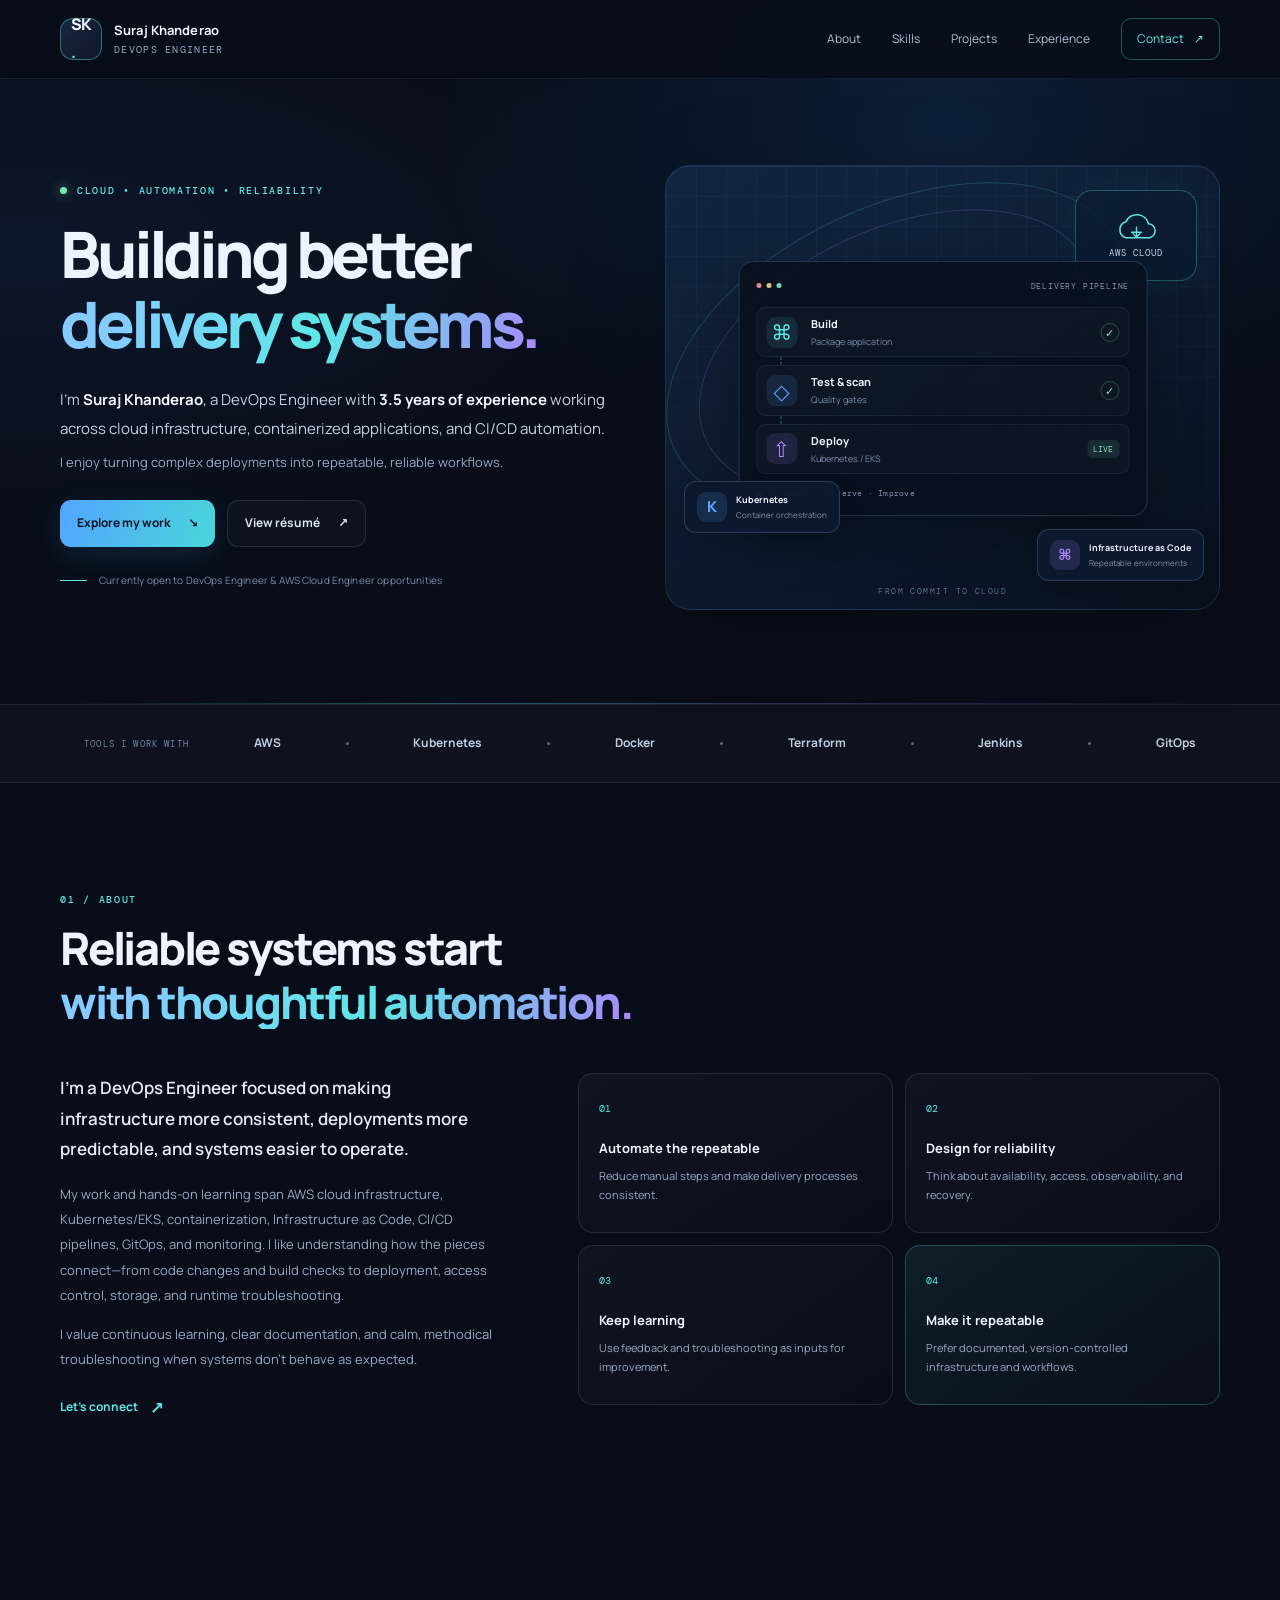
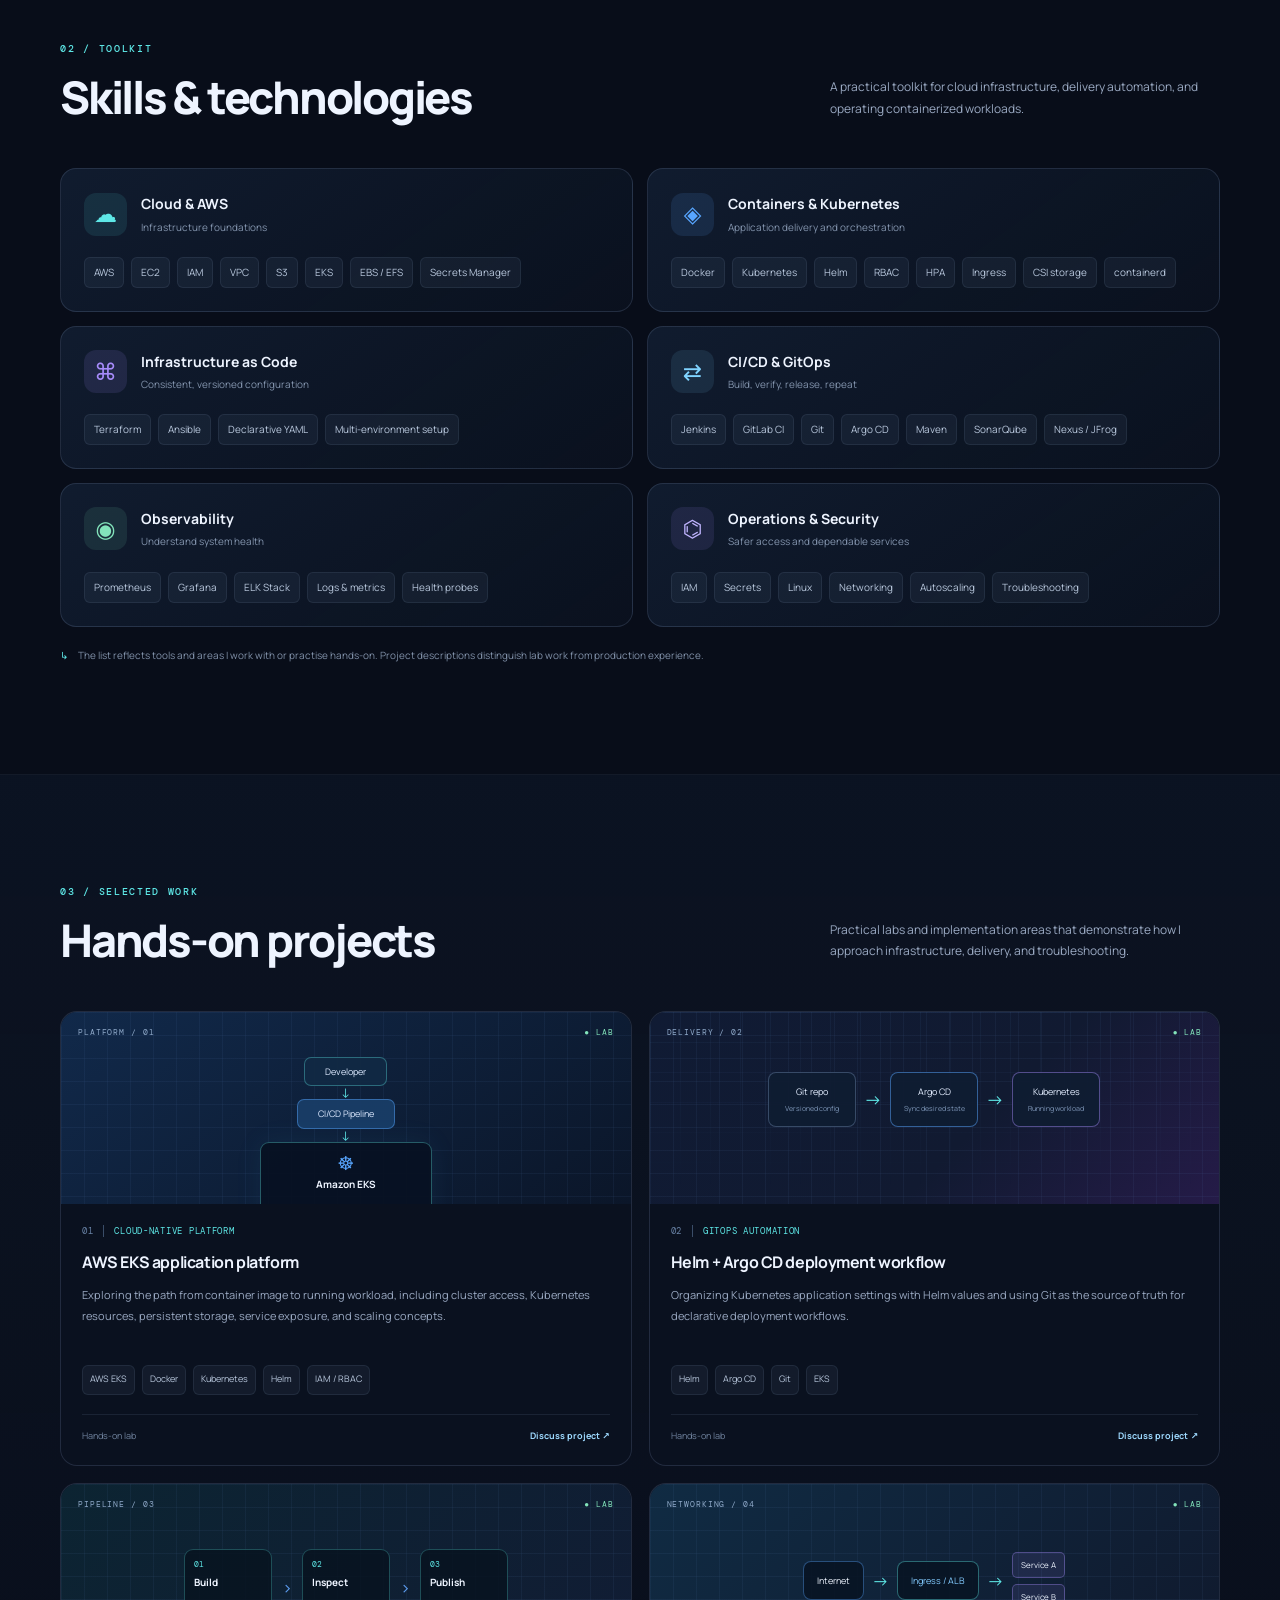
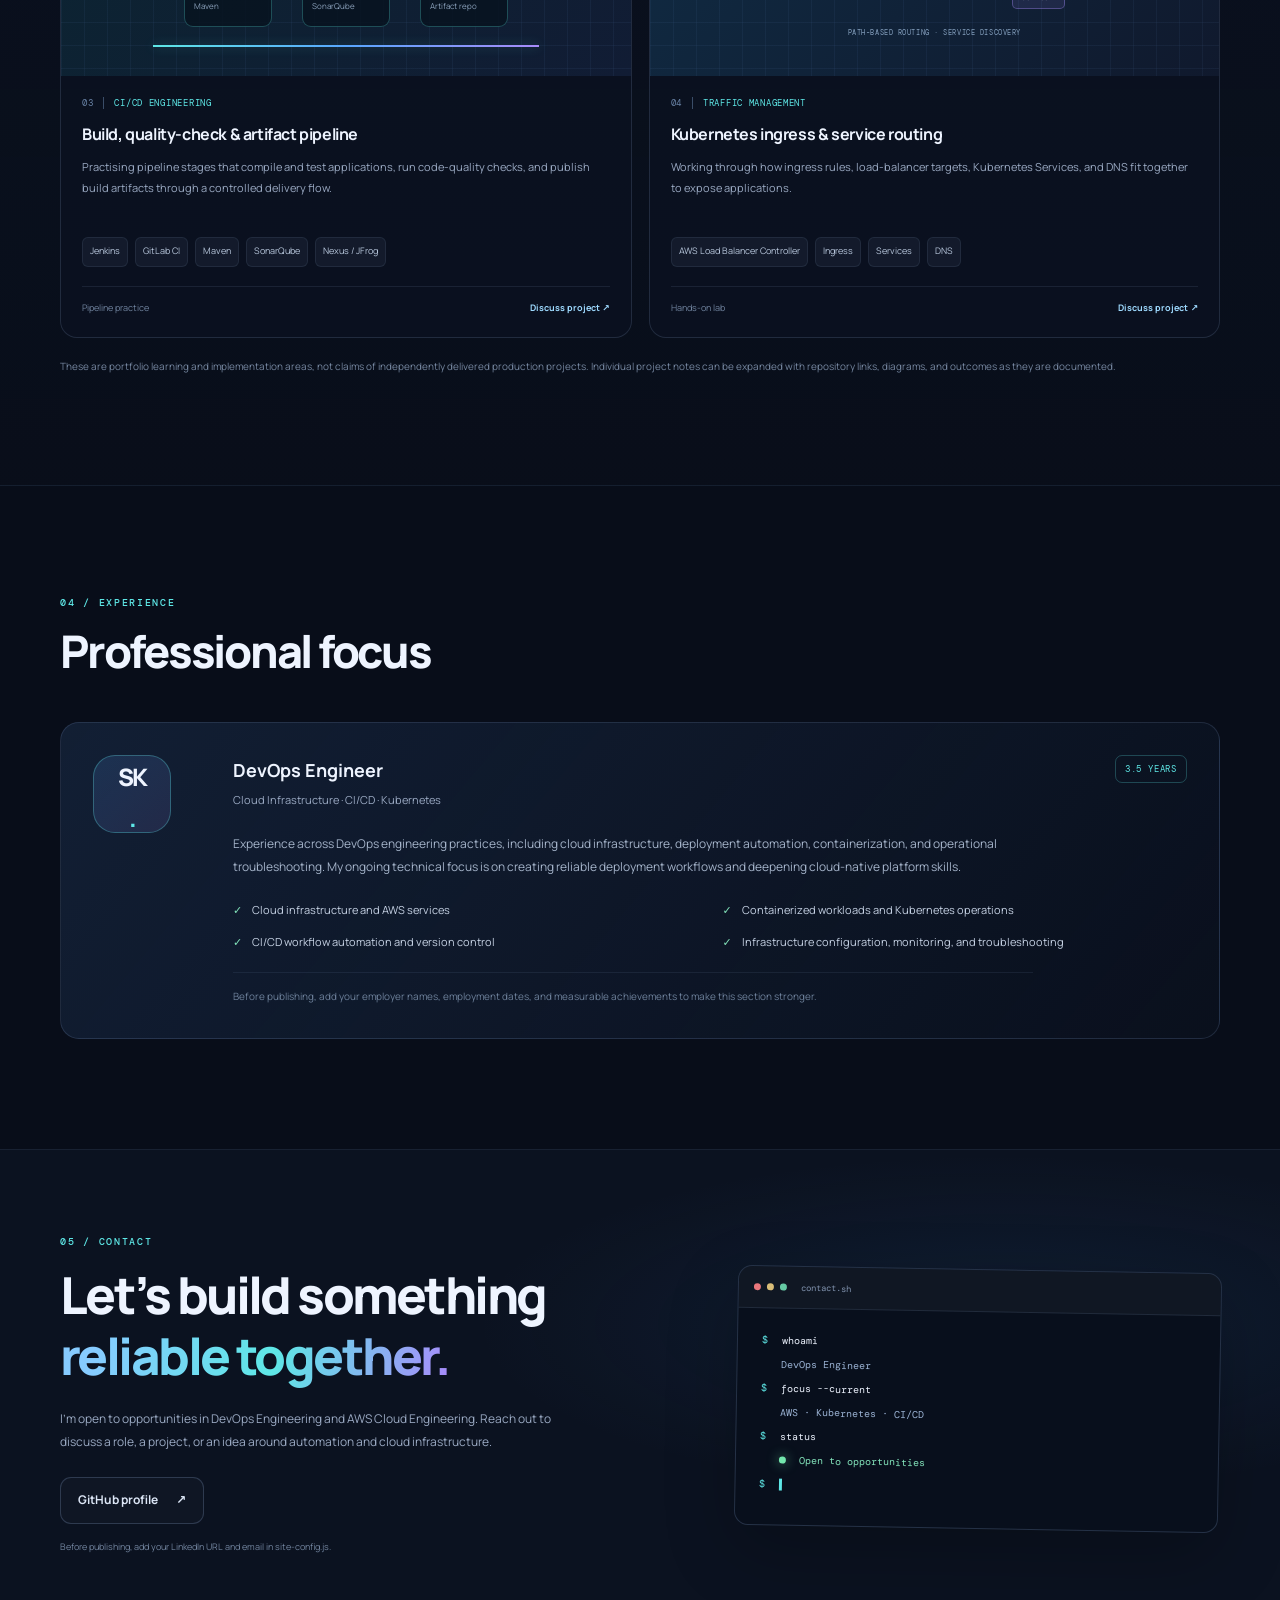
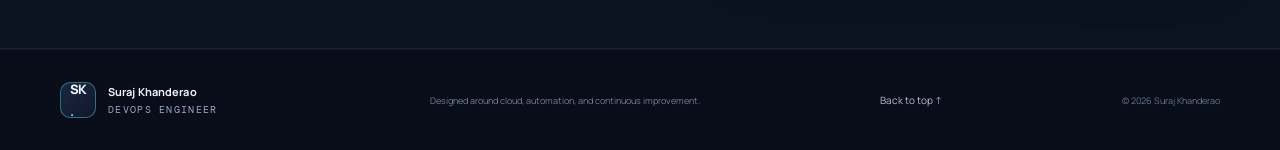
<file: index.html>
<!doctype html>
<html lang="en">
<head>
  <meta charset="utf-8">
  <meta name="viewport" content="width=device-width, initial-scale=1">
  <meta name="theme-color" content="#0b1020">
  <meta name="description" content="DevOps Engineer portfolio — AWS, Kubernetes, Terraform, CI/CD, cloud infrastructure and automation.">
  <title>Suraj Khanderao | DevOps Engineer</title>
  <link rel="preconnect" href="https://fonts.googleapis.com">
  <link rel="preconnect" href="https://fonts.gstatic.com" crossorigin>
  <link href="https://fonts.googleapis.com/css2?family=DM+Mono:wght@400;500&family=Manrope:wght@400;500;600;700;800&display=swap" rel="stylesheet">
  <link rel="stylesheet" href="styles.css">
  <script defer src="site-config.js"></script>
  <script defer src="script.js"></script>
</head>
<body>
  <a class="skip-link" href="#main">Skip to content</a>
  <header class="site-header">
    <div class="nav-shell">
      <a class="brand" href="#home" aria-label="Suraj Khanderao home">
        <span class="brand-mark">SK<span>.</span></span>
        <span class="brand-copy"><strong data-name>Suraj Khanderao</strong><small>DEVOPS ENGINEER</small></span>
      </a>
      <button class="menu-toggle" aria-expanded="false" aria-controls="primary-nav" aria-label="Open navigation"><span></span><span></span></button>
      <nav id="primary-nav" class="primary-nav" aria-label="Main navigation">
        <a href="#about">About</a><a href="#skills">Skills</a><a href="#projects">Projects</a><a href="#experience">Experience</a><a href="#contact" class="nav-contact">Contact <span aria-hidden="true">↗</span></a>
      </nav>
    </div>
  </header>

  <main id="main">
    <section class="hero section-shell" id="home">
      <div class="hero-copy">
        <p class="eyebrow"><span class="status-dot"></span> CLOUD • AUTOMATION • RELIABILITY</p>
        <h1>Building better<br><span>delivery systems.</span></h1>
        <p class="hero-description">I’m <strong data-name>Suraj Khanderao</strong>, a DevOps Engineer with <strong>3.5 years of experience</strong> working across cloud infrastructure, containerized applications, and CI/CD automation.</p>
        <p class="hero-subline">I enjoy turning complex deployments into repeatable, reliable workflows.</p>
        <div class="hero-actions">
          <a class="button button-primary" href="#projects">Explore my work <span aria-hidden="true">↘</span></a>
          <a class="button button-quiet" href="resume.html">View résumé <span aria-hidden="true">↗</span></a>
        </div>
        <div class="hero-proof"><span class="proof-line"></span><span>Currently open to DevOps Engineer &amp; AWS Cloud Engineer opportunities</span></div>
      </div>
      <div class="hero-visual" aria-label="Illustration of a cloud deployment pipeline">
        <div class="visual-orbit orbit-one"></div><div class="visual-orbit orbit-two"></div>
        <div class="visual-grid"></div>
        <div class="cloud-card">
          <svg viewBox="0 0 64 44" role="img" aria-label="Cloud"><path d="M17 36h31a10 10 0 0 0 1-20A17 17 0 0 0 17 13a12 12 0 0 0 0 23Z" fill="none" stroke="currentColor" stroke-width="2.2" stroke-linecap="round"/><path d="M25 28h14M32 21v14m-5-5 5 5 5-5" fill="none" stroke="currentColor" stroke-width="2" stroke-linecap="round" stroke-linejoin="round"/></svg>
          <span>AWS CLOUD</span>
        </div>
        <div class="pipeline-card">
          <div class="pipeline-top"><span class="mini-dot"></span><span class="mini-dot"></span><span class="mini-dot"></span><span class="pipeline-label">DELIVERY PIPELINE</span></div>
          <div class="pipeline-stage"><span class="stage-icon">⌘</span><div><strong>Build</strong><small>Package application</small></div><b class="stage-check">✓</b></div>
          <div class="pipeline-connector"></div>
          <div class="pipeline-stage"><span class="stage-icon stage-blue">◇</span><div><strong>Test &amp; scan</strong><small>Quality gates</small></div><b class="stage-check">✓</b></div>
          <div class="pipeline-connector"></div>
          <div class="pipeline-stage"><span class="stage-icon stage-purple">⇧</span><div><strong>Deploy</strong><small>Kubernetes / EKS</small></div><span class="live-pill">LIVE</span></div>
          <div class="pipeline-footer"><span></span><span>Automate · Observe · Improve</span></div>
        </div>
        <div class="floating-chip chip-k8s"><span class="chip-symbol">K</span><span><b>Kubernetes</b><small>Container orchestration</small></span></div>
        <div class="floating-chip chip-iac"><span class="chip-symbol purple">⌘</span><span><b>Infrastructure as Code</b><small>Repeatable environments</small></span></div>
        <div class="visual-caption">FROM COMMIT TO CLOUD</div>
      </div>
      <div class="hero-bottom-line"></div>
    </section>

    <section class="tech-strip" aria-label="Core technologies">
      <div class="tech-strip-inner"><span class="strip-label">TOOLS I WORK WITH</span><span>AWS</span><i></i><span>Kubernetes</span><i></i><span>Docker</span><i></i><span>Terraform</span><i></i><span>Jenkins</span><i></i><span>GitOps</span></div>
    </section>

    <section class="section-shell section-block" id="about">
      <div class="section-heading"><p class="eyebrow">01 / ABOUT</p><h2>Reliable systems start<br><span>with thoughtful automation.</span></h2></div>
      <div class="about-layout">
        <div class="about-copy"><p class="lead">I’m a DevOps Engineer focused on making infrastructure more consistent, deployments more predictable, and systems easier to operate.</p><p>My work and hands-on learning span AWS cloud infrastructure, Kubernetes/EKS, containerization, Infrastructure as Code, CI/CD pipelines, GitOps, and monitoring. I like understanding how the pieces connect—from code changes and build checks to deployment, access control, storage, and runtime troubleshooting.</p><p>I value continuous learning, clear documentation, and calm, methodical troubleshooting when systems don’t behave as expected.</p><a class="text-link" href="#contact">Let’s connect <span>↗</span></a></div>
        <div class="principles-grid"><article class="principle-card"><span class="principle-number">01</span><h3>Automate the repeatable</h3><p>Reduce manual steps and make delivery processes consistent.</p></article><article class="principle-card"><span class="principle-number">02</span><h3>Design for reliability</h3><p>Think about availability, access, observability, and recovery.</p></article><article class="principle-card"><span class="principle-number">03</span><h3>Keep learning</h3><p>Use feedback and troubleshooting as inputs for improvement.</p></article><article class="principle-card principle-card-accent"><span class="principle-number">04</span><h3>Make it repeatable</h3><p>Prefer documented, version-controlled infrastructure and workflows.</p></article></div>
      </div>
    </section>

    <section class="section-shell section-block" id="skills">
      <div class="section-heading split-heading"><div><p class="eyebrow">02 / TOOLKIT</p><h2>Skills &amp; technologies</h2></div><p class="heading-note">A practical toolkit for cloud infrastructure, delivery automation, and operating containerized workloads.</p></div>
      <div class="skills-grid">
        <article class="skill-card"><div class="skill-card-head"><span class="skill-icon icon-cloud">☁</span><div><h3>Cloud &amp; AWS</h3><p>Infrastructure foundations</p></div></div><div class="tags"><span>AWS</span><span>EC2</span><span>IAM</span><span>VPC</span><span>S3</span><span>EKS</span><span>EBS / EFS</span><span>Secrets Manager</span></div></article>
        <article class="skill-card"><div class="skill-card-head"><span class="skill-icon icon-k8s">◈</span><div><h3>Containers &amp; Kubernetes</h3><p>Application delivery and orchestration</p></div></div><div class="tags"><span>Docker</span><span>Kubernetes</span><span>Helm</span><span>RBAC</span><span>HPA</span><span>Ingress</span><span>CSI storage</span><span>containerd</span></div></article>
        <article class="skill-card"><div class="skill-card-head"><span class="skill-icon icon-iac">⌘</span><div><h3>Infrastructure as Code</h3><p>Consistent, versioned configuration</p></div></div><div class="tags"><span>Terraform</span><span>Ansible</span><span>Declarative YAML</span><span>Multi-environment setup</span></div></article>
        <article class="skill-card"><div class="skill-card-head"><span class="skill-icon icon-pipeline">⇄</span><div><h3>CI/CD &amp; GitOps</h3><p>Build, verify, release, repeat</p></div></div><div class="tags"><span>Jenkins</span><span>GitLab CI</span><span>Git</span><span>Argo CD</span><span>Maven</span><span>SonarQube</span><span>Nexus / JFrog</span></div></article>
        <article class="skill-card"><div class="skill-card-head"><span class="skill-icon icon-observe">◉</span><div><h3>Observability</h3><p>Understand system health</p></div></div><div class="tags"><span>Prometheus</span><span>Grafana</span><span>ELK Stack</span><span>Logs &amp; metrics</span><span>Health probes</span></div></article>
        <article class="skill-card"><div class="skill-card-head"><span class="skill-icon icon-ops">⌬</span><div><h3>Operations &amp; Security</h3><p>Safer access and dependable services</p></div></div><div class="tags"><span>IAM</span><span>Secrets</span><span>Linux</span><span>Networking</span><span>Autoscaling</span><span>Troubleshooting</span></div></article>
      </div>
      <p class="skills-note"><span>↳</span> The list reflects tools and areas I work with or practise hands-on. Project descriptions distinguish lab work from production experience.</p>
    </section>

    <section class="projects-section" id="projects"><div class="section-shell section-block">
      <div class="section-heading split-heading"><div><p class="eyebrow">03 / SELECTED WORK</p><h2>Hands-on projects</h2></div><p class="heading-note">Practical labs and implementation areas that demonstrate how I approach infrastructure, delivery, and troubleshooting.</p></div>
      <div class="projects-grid">
        <article class="project-card project-featured"><div class="project-visual visual-platform"><div class="visual-topline"><span>PLATFORM / 01</span><span class="visual-status">● LAB</span></div><div class="platform-diagram"><div class="diagram-node node-user">Developer</div><div class="diagram-arrow">↓</div><div class="diagram-node node-ci">CI/CD Pipeline</div><div class="diagram-arrow">↓</div><div class="diagram-k8s"><span>☸</span><b>Amazon EKS</b><small>Deploy · Scale · Operate</small><div class="pod-row"><i></i><i></i><i></i></div></div></div></div><div class="project-content"><div class="project-meta"><span>01</span><span>Cloud-native platform</span></div><h3>AWS EKS application platform</h3><p>Exploring the path from container image to running workload, including cluster access, Kubernetes resources, persistent storage, service exposure, and scaling concepts.</p><div class="tags"><span>AWS EKS</span><span>Docker</span><span>Kubernetes</span><span>Helm</span><span>IAM / RBAC</span></div><div class="project-footer"><span>Hands-on lab</span><a href="#contact" aria-label="Discuss AWS EKS application platform">Discuss project ↗</a></div></div></article>
        <article class="project-card"><div class="project-visual visual-gitops"><div class="visual-topline"><span>DELIVERY / 02</span><span class="visual-status">● LAB</span></div><div class="gitops-flow"><div class="flow-box">Git repo<small>Versioned config</small></div><span class="flow-arrow">→</span><div class="flow-box flow-box-blue">Argo CD<small>Sync desired state</small></div><span class="flow-arrow">→</span><div class="flow-box flow-box-purple">Kubernetes<small>Running workload</small></div></div><div class="visual-grid-lines"></div></div><div class="project-content"><div class="project-meta"><span>02</span><span>GitOps automation</span></div><h3>Helm + Argo CD deployment workflow</h3><p>Organizing Kubernetes application settings with Helm values and using Git as the source of truth for declarative deployment workflows.</p><div class="tags"><span>Helm</span><span>Argo CD</span><span>Git</span><span>EKS</span></div><div class="project-footer"><span>Hands-on lab</span><a href="#contact" aria-label="Discuss Helm and Argo CD workflow">Discuss project ↗</a></div></div></article>
        <article class="project-card"><div class="project-visual visual-cicd"><div class="visual-topline"><span>PIPELINE / 03</span><span class="visual-status">● LAB</span></div><div class="pipeline-steps"><div><b>01</b><strong>Build</strong><small>Maven</small></div><span>›</span><div><b>02</b><strong>Inspect</strong><small>SonarQube</small></div><span>›</span><div><b>03</b><strong>Publish</strong><small>Artifact repo</small></div></div><div class="pipeline-base"></div></div><div class="project-content"><div class="project-meta"><span>03</span><span>CI/CD engineering</span></div><h3>Build, quality-check &amp; artifact pipeline</h3><p>Practising pipeline stages that compile and test applications, run code-quality checks, and publish build artifacts through a controlled delivery flow.</p><div class="tags"><span>Jenkins</span><span>GitLab CI</span><span>Maven</span><span>SonarQube</span><span>Nexus / JFrog</span></div><div class="project-footer"><span>Pipeline practice</span><a href="#contact" aria-label="Discuss CI/CD pipeline">Discuss project ↗</a></div></div></article>
        <article class="project-card"><div class="project-visual visual-ingress"><div class="visual-topline"><span>NETWORKING / 04</span><span class="visual-status">● LAB</span></div><div class="route-diagram"><div class="route-in">Internet</div><span>→</span><div class="route-alb">Ingress / ALB</div><span>→</span><div class="route-services"><i>Service A</i><i>Service B</i></div></div><div class="route-caption">PATH-BASED ROUTING · SERVICE DISCOVERY</div></div><div class="project-content"><div class="project-meta"><span>04</span><span>Traffic management</span></div><h3>Kubernetes ingress &amp; service routing</h3><p>Working through how ingress rules, load-balancer targets, Kubernetes Services, and DNS fit together to expose applications.</p><div class="tags"><span>AWS Load Balancer Controller</span><span>Ingress</span><span>Services</span><span>DNS</span></div><div class="project-footer"><span>Hands-on lab</span><a href="#contact" aria-label="Discuss ingress and service routing">Discuss project ↗</a></div></div></article>
      </div>
      <p class="project-disclaimer">These are portfolio learning and implementation areas, not claims of independently delivered production projects. Individual project notes can be expanded with repository links, diagrams, and outcomes as they are documented.</p>
    </div></section>

    <section class="section-shell section-block" id="experience">
      <div class="section-heading"><p class="eyebrow">04 / EXPERIENCE</p><h2>Professional focus</h2></div>
      <div class="experience-panel"><div class="experience-mark">SK<span>.</span></div><div class="experience-main"><div class="experience-title-row"><div><h3>DevOps Engineer</h3><p class="experience-subtitle">Cloud Infrastructure · CI/CD · Kubernetes</p></div><span class="experience-duration">3.5 YEARS</span></div><p>Experience across DevOps engineering practices, including cloud infrastructure, deployment automation, containerization, and operational troubleshooting. My ongoing technical focus is on creating reliable deployment workflows and deepening cloud-native platform skills.</p><div class="experience-highlights"><div><span class="highlight-check">✓</span><span>Cloud infrastructure and AWS services</span></div><div><span class="highlight-check">✓</span><span>Containerized workloads and Kubernetes operations</span></div><div><span class="highlight-check">✓</span><span>CI/CD workflow automation and version control</span></div><div><span class="highlight-check">✓</span><span>Infrastructure configuration, monitoring, and troubleshooting</span></div></div><p class="experience-edit-note">Before publishing, add your employer names, employment dates, and measurable achievements to make this section stronger.</p></div></div>
    </section>

    <section class="contact-section" id="contact"><div class="section-shell contact-shell"><div><p class="eyebrow">05 / CONTACT</p><h2>Let’s build something<br><span>reliable together.</span></h2><p class="contact-copy">I’m open to opportunities in DevOps Engineering and AWS Cloud Engineering. Reach out to discuss a role, a project, or an idea around automation and cloud infrastructure.</p><div class="contact-actions"><a class="button button-primary" data-linkedin-link href="#" target="_blank" rel="noreferrer">Connect on LinkedIn <span>↗</span></a><a class="button button-outline" data-github-link href="https://github.com/SurajKhanderao" target="_blank" rel="noreferrer">GitHub profile <span>↗</span></a></div><p class="contact-config-note" data-contact-note>Remember to add your LinkedIn URL and email in site-config.js before publishing.</p></div><div class="contact-terminal"><div class="terminal-head"><span class="terminal-dot red"></span><span class="terminal-dot yellow"></span><span class="terminal-dot green"></span><span>contact.sh</span></div><div class="terminal-body"><p><span class="terminal-prompt">$</span> whoami</p><p class="terminal-output">DevOps Engineer</p><p><span class="terminal-prompt">$</span> focus --current</p><p class="terminal-output">AWS · Kubernetes · CI/CD</p><p><span class="terminal-prompt">$</span> status</p><p class="terminal-output status-output"><span class="status-dot"></span> Open to opportunities</p><p><span class="terminal-prompt">$</span> <span class="terminal-caret">▍</span></p></div></div></div></section>
  </main>

  <footer class="site-footer"><div class="section-shell footer-inner"><a class="brand footer-brand" href="#home"><span class="brand-mark">SK<span>.</span></span><span class="brand-copy"><strong data-name>Suraj Khanderao</strong><small>DEVOPS ENGINEER</small></span></a><p>Designed around cloud, automation, and continuous improvement.</p><a class="back-top" href="#home">Back to top ↑</a><small class="copyright">© <span id="year"></span> <span data-name>Suraj Khanderao</span></small></div></footer>
</body>
</html>
</file>
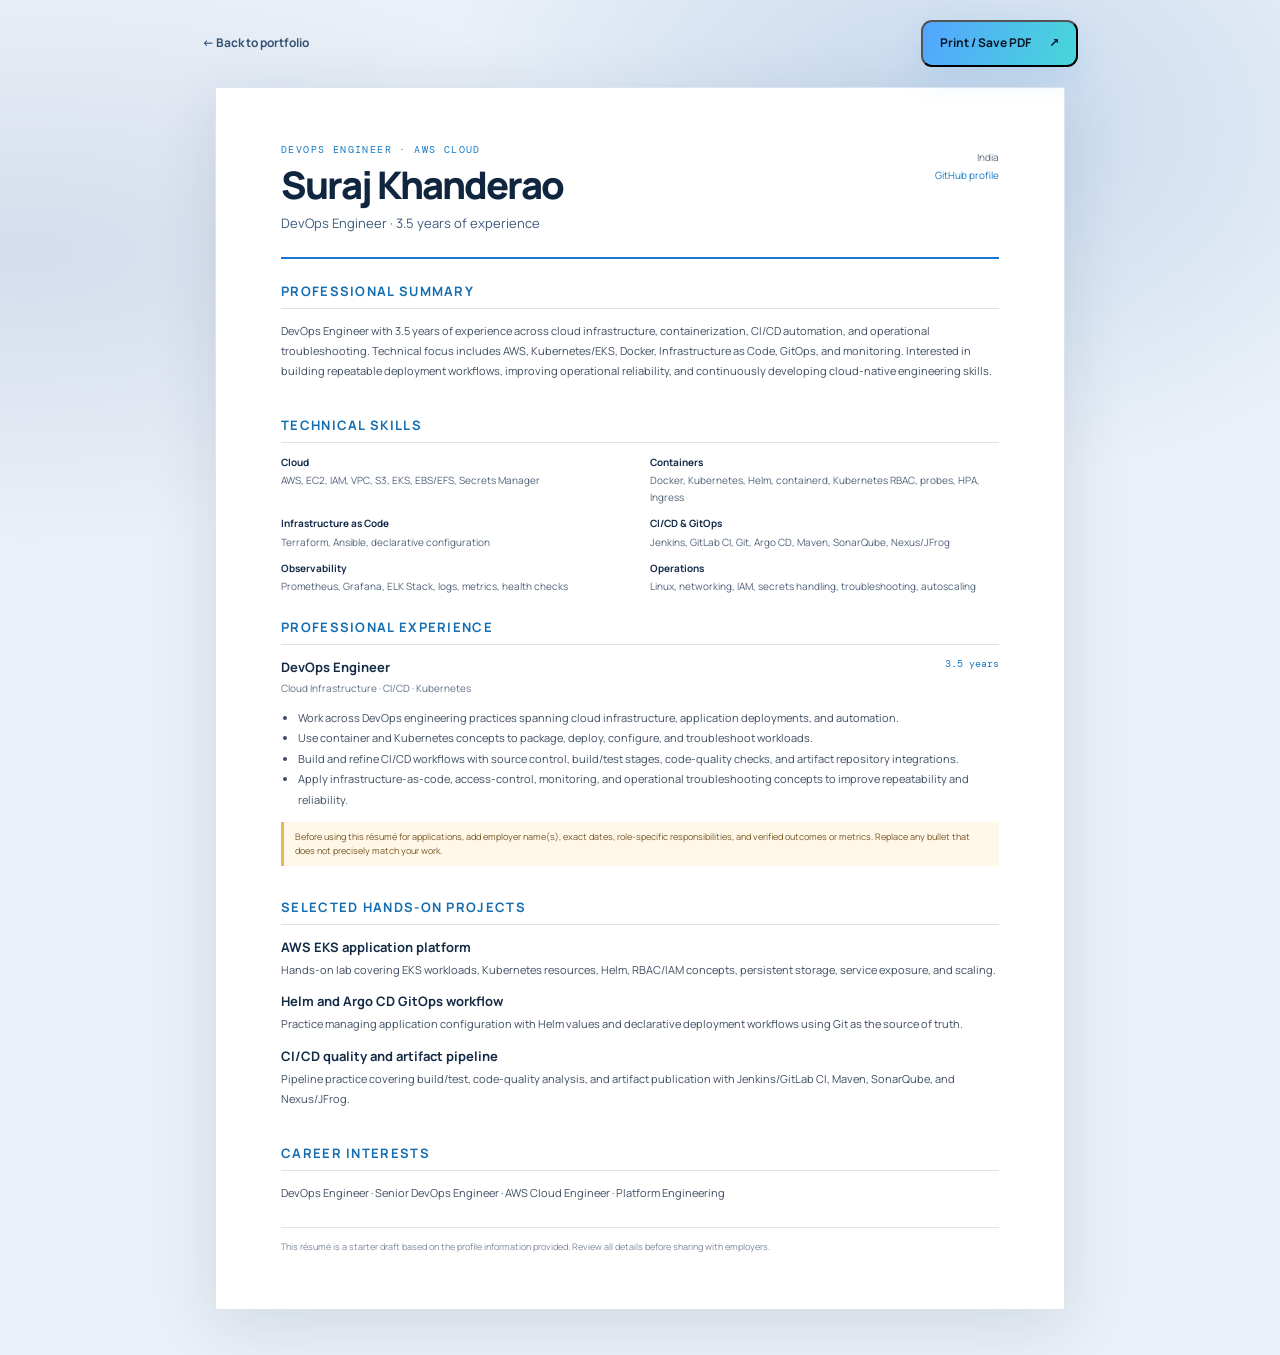
<file: resume.html>
<!doctype html>
<html lang="en"><head><meta charset="utf-8"><meta name="viewport" content="width=device-width, initial-scale=1"><meta name="theme-color" content="#0b1020"><title>Résumé | Suraj Khanderao</title><link rel="preconnect" href="https://fonts.googleapis.com"><link rel="preconnect" href="https://fonts.gstatic.com" crossorigin><link href="https://fonts.googleapis.com/css2?family=DM+Mono:wght@400;500&family=Manrope:wght@400;500;600;700;800&display=swap" rel="stylesheet"><link rel="stylesheet" href="styles.css"><link rel="stylesheet" href="resume.css"><script defer src="site-config.js"></script><script defer src="resume.js"></script></head>
<body class="resume-body"><header class="resume-toolbar"><a href="index.html" class="back-link">← Back to portfolio</a><button class="button button-primary" onclick="window.print()">Print / Save PDF <span>↗</span></button></header><main class="resume-page"><div class="resume-top"><div><p class="resume-eyebrow">DEVOPS ENGINEER · AWS CLOUD</p><h1 data-name>Suraj Khanderao</h1><p class="resume-role">DevOps Engineer · 3.5 years of experience</p></div><div class="resume-contact" id="resume-contact"><span>India</span><a data-resume-linkedin class="resume-link-hidden" href="#">LinkedIn profile</a><a data-resume-github href="https://github.com/SurajKhanderao">GitHub profile</a><span data-resume-email></span></div></div><section class="resume-section"><h2>Professional Summary</h2><p>DevOps Engineer with 3.5 years of experience across cloud infrastructure, containerization, CI/CD automation, and operational troubleshooting. Technical focus includes AWS, Kubernetes/EKS, Docker, Infrastructure as Code, GitOps, and monitoring. Interested in building repeatable deployment workflows, improving operational reliability, and continuously developing cloud-native engineering skills.</p></section><section class="resume-section"><h2>Technical Skills</h2><div class="resume-skills"><div><strong>Cloud</strong><span>AWS, EC2, IAM, VPC, S3, EKS, EBS/EFS, Secrets Manager</span></div><div><strong>Containers</strong><span>Docker, Kubernetes, Helm, containerd, Kubernetes RBAC, probes, HPA, Ingress</span></div><div><strong>Infrastructure as Code</strong><span>Terraform, Ansible, declarative configuration</span></div><div><strong>CI/CD &amp; GitOps</strong><span>Jenkins, GitLab CI, Git, Argo CD, Maven, SonarQube, Nexus/JFrog</span></div><div><strong>Observability</strong><span>Prometheus, Grafana, ELK Stack, logs, metrics, health checks</span></div><div><strong>Operations</strong><span>Linux, networking, IAM, secrets handling, troubleshooting, autoscaling</span></div></div></section><section class="resume-section"><h2>Professional Experience</h2><div class="resume-entry"><div class="resume-entry-heading"><div><h3>DevOps Engineer</h3><p>Cloud Infrastructure · CI/CD · Kubernetes</p></div><span>3.5 years</span></div><ul><li>Work across DevOps engineering practices spanning cloud infrastructure, application deployments, and automation.</li><li>Use container and Kubernetes concepts to package, deploy, configure, and troubleshoot workloads.</li><li>Build and refine CI/CD workflows with source control, build/test stages, code-quality checks, and artifact repository integrations.</li><li>Apply infrastructure-as-code, access-control, monitoring, and operational troubleshooting concepts to improve repeatability and reliability.</li></ul><p class="resume-edit-note">Before using this résumé for applications, add employer name(s), exact dates, role-specific responsibilities, and verified outcomes or metrics. Replace any bullet that does not precisely match your work.</p></div></section><section class="resume-section"><h2>Selected Hands-on Projects</h2><div class="resume-project"><h3>AWS EKS application platform</h3><p>Hands-on lab covering EKS workloads, Kubernetes resources, Helm, RBAC/IAM concepts, persistent storage, service exposure, and scaling.</p></div><div class="resume-project"><h3>Helm and Argo CD GitOps workflow</h3><p>Practice managing application configuration with Helm values and declarative deployment workflows using Git as the source of truth.</p></div><div class="resume-project"><h3>CI/CD quality and artifact pipeline</h3><p>Pipeline practice covering build/test, code-quality analysis, and artifact publication with Jenkins/GitLab CI, Maven, SonarQube, and Nexus/JFrog.</p></div></section><section class="resume-section"><h2>Career Interests</h2><p>DevOps Engineer · Senior DevOps Engineer · AWS Cloud Engineer · Platform Engineering</p></section><footer class="resume-footer">This résumé is a starter draft based on the profile information provided. Review all details before sharing with employers.</footer></main></body></html>
</file>
<file: styles.css>
:root{--bg:#080d19;--surface:#0d1526;--surface-2:#101c30;--text:#eef4ff;--muted:#9aa9c2;--faint:#65748d;--line:rgba(155,181,222,.16);--blue:#58a6ff;--cyan:#5ee7e6;--purple:#a78bfa;--green:#83e4bb;--max:1160px;--radius:20px;--font:'Manrope',system-ui,-apple-system,BlinkMacSystemFont,'Segoe UI',sans-serif;--mono:'DM Mono',monospace}*{box-sizing:border-box}html{scroll-behavior:smooth;scroll-padding-top:94px}body{margin:0;background:var(--bg);color:var(--text);font-family:var(--font);font-size:15px;line-height:1.72;overflow-x:hidden}body:before{content:"";position:absolute;z-index:-1;top:0;left:0;right:0;height:790px;background:radial-gradient(ellipse at 74% 16%,rgba(29,105,194,.18),transparent 38%),radial-gradient(ellipse at 2% 32%,rgba(53,85,159,.12),transparent 38%);pointer-events:none}a{color:inherit;text-decoration:none}button{font:inherit}.section-shell{width:min(calc(100% - 48px),var(--max));margin-inline:auto}.skip-link{position:absolute;left:-999px;top:8px;background:#fff;color:#000;padding:8px 12px;z-index:999}.skip-link:focus{left:8px}.site-header{position:sticky;top:0;z-index:100;background:rgba(8,13,25,.82);backdrop-filter:blur(18px);border-bottom:1px solid rgba(150,175,214,.1)}.nav-shell{width:min(calc(100% - 48px),var(--max));height:78px;margin:auto;display:flex;align-items:center;justify-content:space-between}.brand{display:flex;align-items:center;gap:12px;min-width:190px}.brand-mark{width:42px;height:42px;display:grid;place-content:center;border:1px solid rgba(94,231,230,.4);background:linear-gradient(140deg,rgba(88,166,255,.18),rgba(167,139,250,.08));border-radius:13px;font-weight:800;font-size:16px;letter-spacing:-1px}.brand-mark span,.experience-mark span{color:var(--cyan)}.brand-copy{display:flex;flex-direction:column;line-height:1.35}.brand-copy strong{font-size:13px;letter-spacing:.01em}.brand-copy small{font:10px var(--mono);letter-spacing:.13em;color:var(--muted);margin-top:3px}.primary-nav{display:flex;align-items:center;gap:31px}.primary-nav>a{font-size:12px;color:#b2bfd4;transition:color .2s}.primary-nav>a:hover{color:#fff}.primary-nav .nav-contact{padding:10px 15px;border:1px solid rgba(94,231,230,.33);border-radius:10px;color:var(--cyan)}.nav-contact span{margin-left:8px}.menu-toggle{display:none;background:none;border:1px solid var(--line);padding:10px;border-radius:10px}.menu-toggle span{width:20px;height:2px;background:#fff;display:block;margin:4px}.hero{min-height:625px;display:grid;grid-template-columns:1.02fr .98fr;align-items:center;gap:28px;padding-top:58px;padding-bottom:66px;position:relative}.hero-copy{padding:14px 0 16px}.eyebrow{font:500 10px var(--mono);letter-spacing:.17em;color:var(--cyan);text-transform:uppercase;display:flex;align-items:center;gap:10px;margin:0 0 22px}.status-dot{width:7px;height:7px;display:inline-block;background:#73e7ad;border-radius:50%;box-shadow:0 0 12px rgba(115,231,173,.7)}h1,h2,h3,p{margin-top:0}h1{font-size:clamp(44px,5vw,65px);line-height:1.1;letter-spacing:-.065em;margin-bottom:25px;font-weight:800}h1 span,h2 span{background:linear-gradient(100deg,#86cbff 10%,#5ee7e6 55%,#a78bfa 100%);color:transparent;background-clip:text;-webkit-background-clip:text}.hero-description{color:#c5d0e3;max-width:545px;font-size:15px;line-height:1.95;margin-bottom:8px}.hero-description strong{color:#f4f7ff;font-weight:700}.hero-subline{color:var(--muted);font-size:13px;margin-bottom:27px}.hero-actions{display:flex;gap:12px;flex-wrap:wrap}.button{display:inline-flex;align-items:center;justify-content:center;gap:18px;border-radius:11px;padding:12px 17px;font-size:12px;font-weight:700;transition:transform .2s,background .2s,border-color .2s}.button:hover{transform:translateY(-2px)}.button-primary{background:linear-gradient(110deg,#53a5ff,#48d6d9);color:#071322;box-shadow:0 10px 30px rgba(57,159,220,.14)}.button-primary:hover{background:linear-gradient(110deg,#83bcff,#82eeeb)}.button-quiet{border:1px solid var(--line);color:#dbe5f6;background:rgba(255,255,255,.025)}.button-quiet:hover,.button-outline:hover{border-color:rgba(94,231,230,.6)}.hero-proof{display:flex;align-items:center;gap:12px;color:#7e8ea9;font-size:10px;margin-top:25px;letter-spacing:.015em}.proof-line{width:27px;height:1px;background:var(--cyan)}.hero-visual{height:445px;position:relative;border:1px solid rgba(127,173,231,.15);border-radius:25px;background:linear-gradient(145deg,rgba(20,41,70,.78),rgba(10,19,36,.56));overflow:hidden;box-shadow:0 25px 100px rgba(0,0,0,.15),inset 0 1px rgba(255,255,255,.04)}.visual-grid,.visual-grid-lines{position:absolute;inset:0;background-image:linear-gradient(rgba(91,141,202,.08) 1px,transparent 1px),linear-gradient(90deg,rgba(91,141,202,.08) 1px,transparent 1px);background-size:30px 30px;mask-image:linear-gradient(to bottom,black,transparent 92%)}.visual-orbit{position:absolute;border:1px solid rgba(94,231,230,.18);border-radius:50%;transform:rotate(-25deg)}.orbit-one{width:490px;height:280px;top:40px;left:-15px}.orbit-two{width:420px;height:245px;top:63px;left:20px;border-color:rgba(167,139,250,.2)}.cloud-card{position:absolute;top:24px;right:22px;width:122px;height:91px;background:rgba(11,28,51,.8);border:1px solid rgba(94,231,230,.3);border-radius:17px;display:flex;align-items:center;justify-content:center;flex-direction:column;color:var(--cyan);gap:3px;box-shadow:0 0 38px rgba(55,188,226,.08)}.cloud-card svg{width:45px;height:32px}.cloud-card span{font:9px var(--mono);letter-spacing:.1em;color:#c7d9ed}.pipeline-card{position:absolute;z-index:3;top:95px;left:50%;transform:translateX(-50%);width:74%;border-radius:15px;border:1px solid rgba(139,170,214,.22);background:rgba(9,17,32,.93);box-shadow:0 20px 55px rgba(0,0,0,.3);padding:14px 17px}.pipeline-top{height:19px;display:flex;align-items:center;gap:5px;margin-bottom:12px}.mini-dot{height:5px;width:5px;border-radius:50%;background:#4f678a}.mini-dot:first-child{background:#e28d92}.mini-dot:nth-child(2){background:#e6c17c}.mini-dot:nth-child(3){background:#7bd7ae}.pipeline-label{margin-left:auto;color:#8193ae;font:8px var(--mono);letter-spacing:.1em}.pipeline-stage{display:grid;grid-template-columns:35px 1fr auto;align-items:center;gap:10px;min-height:48px;padding:7px 9px;border:1px solid rgba(125,154,195,.11);border-radius:9px;background:rgba(255,255,255,.025)}.stage-icon{display:grid;place-content:center;width:31px;height:31px;border-radius:9px;color:var(--cyan);background:rgba(94,231,230,.1);font-size:21px}.stage-blue{color:var(--blue);background:rgba(88,166,255,.12)}.stage-purple{color:var(--purple);background:rgba(167,139,250,.12)}.pipeline-stage strong{display:block;font-size:11px}.pipeline-stage small{display:block;font-size:9px;color:#788ba6}.stage-check{font-size:11px;color:var(--green);border:1px solid rgba(131,228,187,.24);width:19px;height:19px;border-radius:50%;display:grid;place-items:center}.live-pill{font:8px var(--mono);padding:4px 6px;border-radius:5px;background:rgba(131,228,187,.1);color:var(--green)}.pipeline-connector{height:8px;border-left:1px dashed rgba(94,231,230,.45);margin-left:24px}.pipeline-footer{display:flex;align-items:center;gap:7px;font-size:8px;color:#8090aa;margin-top:13px;font-family:var(--mono);letter-spacing:.03em}.pipeline-footer span:first-child{width:5px;height:5px;background:var(--green);border-radius:50%}.floating-chip{position:absolute;z-index:4;display:flex;align-items:center;gap:9px;padding:10px 12px;border:1px solid rgba(144,178,222,.23);border-radius:12px;background:rgba(13,25,46,.97);box-shadow:0 12px 25px rgba(0,0,0,.15)}.chip-k8s{bottom:76px;left:18px}.chip-iac{bottom:28px;right:15px}.chip-symbol{height:30px;width:30px;border-radius:9px;display:grid;place-items:center;background:rgba(88,166,255,.15);color:var(--blue);font-weight:800}.chip-symbol.purple{background:rgba(167,139,250,.15);color:var(--purple)}.floating-chip b{display:block;font-size:9px}.floating-chip small{display:block;font-size:8px;color:#8193ad}.visual-caption{position:absolute;bottom:13px;left:50%;transform:translateX(-50%);font:8px var(--mono);letter-spacing:.18em;color:#58718d;white-space:nowrap}.hero-bottom-line{position:absolute;bottom:0;left:0;width:100%;height:1px;background:linear-gradient(90deg,transparent,rgba(94,231,230,.35),rgba(167,139,250,.25),transparent)}.tech-strip{border-block:1px solid rgba(140,166,207,.11);background:rgba(255,255,255,.018)}.tech-strip-inner{max-width:var(--max);margin:auto;min-height:77px;padding:18px 24px;display:flex;align-items:center;justify-content:space-between;gap:15px;flex-wrap:wrap;color:#c0cde0;font-size:12px;font-weight:700}.tech-strip-inner i{width:3px;height:3px;background:#536986;border-radius:50%}.strip-label{font:9px var(--mono);letter-spacing:.13em;color:#71839d}.section-block{padding-top:110px;padding-bottom:110px}.section-heading{margin-bottom:44px}.section-heading .eyebrow{margin-bottom:15px}.section-heading h2,.contact-section h2{font-size:clamp(31px,4vw,45px);letter-spacing:-.05em;line-height:1.2;margin-bottom:0;font-weight:800}.section-heading h2 span{display:inline-block}.about-layout{display:grid;grid-template-columns:.82fr 1.18fr;gap:72px;align-items:start}.about-copy p{color:var(--muted);font-size:13px;line-height:1.95}.about-copy .lead{font-size:17px;line-height:1.8;color:#e3ebfa;font-weight:600;margin-bottom:17px}.text-link{display:inline-flex;gap:12px;align-items:center;color:var(--cyan);font-size:12px;font-weight:700;margin-top:8px}.text-link span{font-size:17px}.principles-grid{display:grid;grid-template-columns:1fr 1fr;gap:12px}.principle-card{padding:20px;border:1px solid var(--line);background:linear-gradient(145deg,rgba(255,255,255,.032),rgba(255,255,255,.009));border-radius:15px;min-height:160px}.principle-card-accent{border-color:rgba(94,231,230,.26);background:linear-gradient(145deg,rgba(94,231,230,.08),rgba(255,255,255,.008))}.principle-number{font:10px var(--mono);color:var(--cyan)}.principle-card h3{font-size:13px;margin:17px 0 7px}.principle-card p{color:var(--muted);font-size:11px;line-height:1.75;margin:0}.split-heading{display:flex;align-items:end;justify-content:space-between;gap:40px}.heading-note{max-width:390px;color:var(--muted);font-size:12px;line-height:1.8;margin:0 0 5px}.skills-grid{display:grid;grid-template-columns:1fr 1fr;gap:14px}.skill-card{padding:23px;border:1px solid var(--line);border-radius:16px;background:linear-gradient(145deg,rgba(19,32,52,.8),rgba(11,18,32,.75));transition:border-color .2s,transform .2s}.skill-card:hover{transform:translateY(-3px);border-color:rgba(94,231,230,.25)}.skill-card-head{display:flex;align-items:center;gap:14px;margin-bottom:21px}.skill-icon{height:43px;width:43px;display:grid;place-items:center;border-radius:12px;font-size:23px;background:rgba(94,231,230,.1);color:var(--cyan)}.icon-k8s{color:var(--blue);background:rgba(88,166,255,.12)}.icon-iac{color:var(--purple);background:rgba(167,139,250,.12)}.icon-pipeline{color:#80d4ff;background:rgba(128,212,255,.1)}.icon-observe{color:var(--green);background:rgba(131,228,187,.1)}.icon-ops{color:#c1b5ff;background:rgba(167,139,250,.11)}.skill-card h3{font-size:14px;margin:0 0 2px}.skill-card-head p{font-size:10px;color:#8394ad;margin:0}.tags{display:flex;flex-wrap:wrap;gap:7px}.tags span{font-size:10px;padding:6px 9px;background:rgba(129,154,190,.08);border:1px solid rgba(129,154,190,.12);border-radius:6px;color:#b8c7dc}.skills-note{color:#8191a9;font-size:10px;margin:20px 0 0}.skills-note span{color:var(--cyan);margin-right:8px}.projects-section{background:linear-gradient(180deg,rgba(15,26,44,.45),rgba(10,16,29,.3));border-block:1px solid rgba(140,166,207,.08)}.projects-grid{display:grid;grid-template-columns:1fr 1fr;gap:17px}.project-card{border:1px solid var(--line);border-radius:17px;overflow:hidden;background:rgba(11,18,32,.88);transition:transform .2s,border-color .2s}.project-card:hover{transform:translateY(-4px);border-color:rgba(94,231,230,.3)}.project-visual{height:192px;position:relative;overflow:hidden;padding:15px 17px;background:linear-gradient(145deg,#11294a,#0b1629)}.visual-topline{display:flex;justify-content:space-between;position:relative;z-index:2;font:8px var(--mono);letter-spacing:.11em;color:#8fa9c9}.visual-status{color:var(--green)}.visual-platform:after,.visual-gitops:after,.visual-cicd:after,.visual-ingress:after{content:"";position:absolute;inset:0;background-image:linear-gradient(rgba(93,138,197,.08) 1px,transparent 1px),linear-gradient(90deg,rgba(93,138,197,.08) 1px,transparent 1px);background-size:23px 23px;pointer-events:none}.platform-diagram{position:relative;z-index:1;width:220px;margin:20px auto 0;display:flex;flex-direction:column;align-items:center}.diagram-node{border:1px solid rgba(94,231,230,.35);border-radius:7px;padding:6px 20px;background:rgba(17,42,68,.95);font-size:9px;color:#dce9ff}.node-ci{border-color:rgba(88,166,255,.45);background:rgba(25,62,104,.93)}.diagram-arrow{height:13px;color:var(--cyan);font-size:13px;line-height:12px}.diagram-k8s{width:172px;text-align:center;border:1px solid rgba(94,231,230,.35);background:rgba(8,18,34,.94);padding:8px;border-radius:9px;box-shadow:0 0 28px rgba(59,171,228,.08)}.diagram-k8s>span{color:var(--blue);font-size:19px;display:block;line-height:1.3}.diagram-k8s b{font-size:10px;display:block}.diagram-k8s small{font-size:8px;color:#8fa6c8}.pod-row{display:flex;justify-content:center;gap:6px;margin-top:7px}.pod-row i{display:block;width:28px;height:11px;border:1px solid rgba(88,166,255,.5);border-radius:3px;background:rgba(88,166,255,.13)}.visual-gitops{background:linear-gradient(135deg,#101b34,#111a31 58%,#251b48)}.gitops-flow{position:relative;z-index:2;display:flex;align-items:center;justify-content:center;gap:8px;height:125px}.flow-box{min-width:88px;padding:11px 7px;text-align:center;border:1px solid rgba(139,170,214,.32);border-radius:8px;background:rgba(15,29,50,.95);font-size:9px;color:#e3edff}.flow-box small{display:block;color:#7f97b9;font-size:7px;margin-top:4px}.flow-box-blue{border-color:rgba(88,166,255,.5)}.flow-box-purple{border-color:rgba(167,139,250,.45)}.flow-arrow{color:var(--cyan);font-size:18px}.visual-cicd{background:linear-gradient(135deg,#0c2432,#111c34)}.pipeline-steps{position:relative;z-index:2;display:flex;align-items:center;justify-content:center;gap:10px;margin-top:40px}.pipeline-steps>div{width:88px;border:1px solid rgba(94,231,230,.27);border-radius:9px;padding:9px;background:rgba(8,19,32,.85)}.pipeline-steps b{font:8px var(--mono);color:var(--cyan);display:block}.pipeline-steps strong{font-size:10px;display:block;margin-top:5px}.pipeline-steps small{font-size:8px;color:#8ba1bb}.pipeline-steps>span{font-size:17px;color:#5c9cef}.pipeline-base{position:relative;z-index:2;width:72%;height:2px;margin:18px auto 0;background:linear-gradient(90deg,var(--cyan),var(--blue),var(--purple));box-shadow:0 0 11px rgba(94,231,230,.3)}.visual-ingress{background:linear-gradient(135deg,#102b43,#10192d)}.route-diagram{position:relative;z-index:2;display:flex;align-items:center;justify-content:center;gap:8px;margin-top:43px}.route-diagram>span{color:var(--cyan);font-size:17px}.route-in,.route-alb{padding:11px 13px;background:rgba(8,20,36,.9);border:1px solid rgba(88,166,255,.4);border-radius:8px;font-size:9px;white-space:nowrap}.route-alb{color:#83cbff;border-color:rgba(94,231,230,.4)}.route-services{display:flex;flex-direction:column;gap:6px}.route-services i{font-style:normal;font-size:8px;background:rgba(167,139,250,.1);border:1px solid rgba(167,139,250,.36);border-radius:5px;padding:5px 8px}.route-caption{position:relative;z-index:2;text-align:center;font:7px var(--mono);letter-spacing:.08em;color:#839ebc;margin-top:19px}.project-content{padding:21px}.project-meta{display:flex;align-items:center;gap:10px;color:var(--cyan);font:9px var(--mono);letter-spacing:.08em;text-transform:uppercase;margin-bottom:12px}.project-meta span:first-child{color:#6983a6}.project-meta span+span{border-left:1px solid #3a4d68;padding-left:10px}.project-content h3{font-size:16px;letter-spacing:-.025em;margin-bottom:9px}.project-content>p{font-size:11px;line-height:1.85;color:var(--muted);min-height:64px;margin-bottom:16px}.project-content .tags{min-height:30px}.project-content .tags span{font-size:9px;padding:5px 7px}.project-footer{display:flex;justify-content:space-between;align-items:center;border-top:1px solid rgba(136,162,201,.12);margin-top:19px;padding-top:13px;font-size:9px;color:#71849f}.project-footer a{color:#9edaff;font-weight:700}.project-disclaimer{color:#75869f;font-size:10px;line-height:1.7;margin:20px 0 0}.experience-panel{display:grid;grid-template-columns:110px 1fr;gap:30px;padding:32px;border:1px solid rgba(134,161,203,.18);border-radius:19px;background:linear-gradient(130deg,rgba(20,34,57,.85),rgba(11,18,32,.6))}.experience-mark{width:78px;height:78px;border-radius:22px;border:1px solid rgba(94,231,230,.3);background:linear-gradient(140deg,rgba(88,166,255,.15),rgba(167,139,250,.12));display:grid;place-items:center;font-size:24px;font-weight:800;letter-spacing:-2px}.experience-title-row{display:flex;justify-content:space-between;gap:20px;align-items:start}.experience-title-row h3{font-size:18px;margin:0 0 5px}.experience-subtitle{font-size:11px;color:var(--muted);margin:0}.experience-duration{font:9px var(--mono);letter-spacing:.09em;color:var(--cyan);padding:7px 9px;border:1px solid rgba(94,231,230,.25);border-radius:7px;white-space:nowrap}.experience-main>p{margin:23px 0;color:#a4b3c9;font-size:12px;line-height:1.9;max-width:800px}.experience-highlights{display:grid;grid-template-columns:1fr 1fr;gap:13px 25px}.experience-highlights>div{display:flex;align-items:start;gap:10px;color:#c5d1e3;font-size:11px}.highlight-check{color:var(--green)}.experience-main .experience-edit-note{font-size:10px;color:#6d809a;border-top:1px solid rgba(136,162,201,.1);padding-top:14px;margin:20px 0 0}.contact-section{padding:85px 0;background:radial-gradient(ellipse at 78% 35%,rgba(50,107,176,.13),transparent 37%),#0b1220;border-block:1px solid rgba(140,166,207,.1)}.contact-shell{display:grid;grid-template-columns:1fr .8fr;gap:70px;align-items:center}.contact-section .eyebrow{margin-bottom:16px}.contact-section h2{font-size:clamp(35px,4.4vw,51px)}.contact-copy{color:var(--muted);font-size:12px;line-height:1.95;max-width:500px;margin:20px 0 24px}.contact-actions{display:flex;gap:10px;flex-wrap:wrap}.button-outline{border:1px solid rgba(137,164,207,.25);background:rgba(255,255,255,.02);color:#dce6f6}.contact-config-note{font-size:9px;color:#72849e;margin-top:15px}.contact-terminal{border:1px solid rgba(128,160,206,.24);background:#080f1c;border-radius:14px;overflow:hidden;box-shadow:0 25px 70px rgba(0,0,0,.22);transform:rotate(1deg)}.terminal-head{height:42px;display:flex;align-items:center;gap:6px;padding:0 15px;background:rgba(255,255,255,.03);border-bottom:1px solid rgba(137,164,207,.14);font:9px var(--mono);color:#7f91ac}.terminal-dot{width:7px;height:7px;border-radius:50%}.terminal-dot.red{background:#ea777c}.terminal-dot.yellow{background:#d9bd77}.terminal-dot.green{background:#65c9a4}.terminal-head>span:last-child{margin-left:8px}.terminal-body{padding:24px;font:10px var(--mono);line-height:1.6}.terminal-body p{margin-bottom:8px}.terminal-prompt{color:var(--cyan);margin-right:8px}.terminal-output{padding-left:19px;color:#9bb3d4}.status-output{color:var(--green)}.status-output .status-dot{margin-right:7px}.terminal-caret{color:var(--cyan);animation:blink 1.1s step-end infinite}@keyframes blink{50%{opacity:0}}.site-footer{border-top:1px solid rgba(140,166,207,.09)}.footer-inner{min-height:100px;display:flex;align-items:center;justify-content:space-between;gap:20px;flex-wrap:wrap;padding-block:18px}.footer-brand .brand-mark{width:36px;height:36px;border-radius:10px;font-size:13px}.footer-brand .brand-copy strong{font-size:11px}.footer-inner>p{font-size:9px;color:#6f8098;margin:0}.back-top{font-size:10px;color:#aebdd2}.copyright{font-size:9px;color:#647590}.contact-hidden{display:none!important}
@media(max-width:950px){.hero{grid-template-columns:1fr;gap:30px;padding-top:60px}.hero-copy{max-width:690px}.hero-visual{max-width:650px;width:100%;margin:0 auto;height:420px}.hero{min-height:0}.about-layout{gap:35px;grid-template-columns:1fr}.about-copy{max-width:720px}.contact-shell{gap:35px}.primary-nav{gap:18px}.tech-strip-inner{justify-content:center;gap:14px}.strip-label{width:100%;text-align:center}.experience-panel{grid-template-columns:80px 1fr;gap:20px}.experience-mark{height:66px;width:66px}}@media(max-width:680px){.section-shell,.nav-shell{width:min(calc(100% - 34px),var(--max))}.nav-shell{height:68px}.menu-toggle{display:block}.primary-nav{display:none;position:absolute;top:68px;left:0;right:0;padding:17px 22px 22px;background:rgba(8,13,25,.98);border-bottom:1px solid var(--line);flex-direction:column;align-items:stretch;gap:0}.primary-nav.is-open{display:flex}.primary-nav>a{padding:12px 3px;border-bottom:1px solid rgba(150,175,214,.09)}.primary-nav .nav-contact{margin-top:12px;text-align:center;border-bottom:1px solid rgba(94,231,230,.33)}.hero{padding-top:44px;padding-bottom:50px}.eyebrow{font-size:9px;letter-spacing:.12em;margin-bottom:17px}h1{font-size:clamp(43px,12vw,58px)}.hero-description{font-size:13px}.hero-subline{font-size:12px}.hero-visual{height:390px}.cloud-card{width:92px;height:76px;top:14px;right:12px}.cloud-card svg{width:36px}.pipeline-card{top:93px;width:85%;padding:12px}.pipeline-stage{grid-template-columns:31px 1fr auto;gap:7px;min-height:43px}.floating-chip{padding:8px}.chip-k8s{left:9px;bottom:58px}.chip-iac{right:8px;bottom:22px}.visual-caption{font-size:7px;bottom:8px}.tech-strip-inner{gap:10px;padding-block:17px;font-size:10px}.tech-strip-inner i{display:none}.section-block{padding-block:76px}.section-heading{margin-bottom:30px}.section-heading h2,.contact-section h2{font-size:34px}.split-heading{display:block}.heading-note{margin-top:14px}.principles-grid{gap:9px}.principle-card{padding:15px;min-height:157px}.principle-card h3{font-size:12px}.principle-card p{font-size:10px}.skills-grid,.projects-grid{grid-template-columns:1fr}.skill-card{padding:18px}.project-visual{height:185px}.project-content{padding:19px}.project-content>p{min-height:0}.experience-panel{grid-template-columns:1fr;padding:22px;gap:18px}.experience-mark{width:55px;height:55px;border-radius:16px;font-size:19px}.experience-title-row{align-items:flex-start;gap:10px}.experience-title-row h3{font-size:16px}.experience-duration{font-size:8px;padding:6px}.experience-highlights{grid-template-columns:1fr;gap:11px}.contact-section{padding:70px 0}.contact-shell{grid-template-columns:1fr;gap:35px}.contact-terminal{max-width:500px;width:100%;transform:none}.footer-inner{justify-content:flex-start;gap:14px}.footer-inner>p{order:3;width:100%}.copyright{margin-left:auto}}@media(prefers-reduced-motion:reduce){html{scroll-behavior:auto}*,*:before,*:after{animation-duration:.01ms!important;animation-iteration-count:1!important;transition-duration:.01ms!important}}
</file>
<file: resume.css>
.resume-body{background:#eaf0f7;color:#17243a;line-height:1.55}.resume-toolbar{max-width:900px;margin:20px auto;display:flex;justify-content:space-between;align-items:center;padding:0 12px}.back-link{font-size:12px;color:#315274;font-weight:700}.resume-page{max-width:850px;margin:0 auto 45px;background:white;padding:55px 65px;box-shadow:0 15px 60px rgba(21,46,83,.12);border:1px solid #dce5ef}.resume-top{display:flex;justify-content:space-between;gap:20px;border-bottom:2px solid #1976d2;padding-bottom:23px}.resume-eyebrow{font:10px var(--mono);letter-spacing:.14em;color:#147ac2;margin-bottom:8px}.resume-top h1{font-size:38px;line-height:1.1;color:#10253f;margin:0 0 8px;letter-spacing:-.05em}.resume-role{font-size:13px;color:#3c5b7c;margin:0}.resume-contact{display:flex;flex-direction:column;align-items:flex-end;gap:3px;font-size:10px;color:#5c6b7e;padding-top:7px}.resume-contact a{color:#147ac2}.resume-section{padding:22px 0 0}.resume-section h2{font-size:13px;text-transform:uppercase;letter-spacing:.1em;color:#136db0;border-bottom:1px solid #d9e4ef;padding-bottom:7px;margin:0 0 12px}.resume-section>p,.resume-entry li,.resume-project p{font-size:11px;line-height:1.85;color:#3f4d61}.resume-skills{display:grid;grid-template-columns:1fr 1fr;gap:10px 20px}.resume-skills>div{display:flex;flex-direction:column;gap:2px}.resume-skills strong{font-size:10px;color:#152d4a}.resume-skills span{font-size:10px;line-height:1.7;color:#50627a}.resume-entry-heading{display:flex;justify-content:space-between;gap:15px}.resume-entry-heading h3,.resume-project h3{font-size:13px;color:#142b46;margin:0}.resume-entry-heading p{margin:3px 0 0;font-size:10px;color:#607188}.resume-entry-heading>span{font:10px var(--mono);color:#147ac2;white-space:nowrap}.resume-entry ul{padding-left:17px;margin:12px 0}.resume-edit-note{border-left:3px solid #e8b45c;padding:8px 11px;background:#fff8e9;color:#775727!important;font-size:9px!important}.resume-project{margin-bottom:11px}.resume-project p{margin:3px 0}.resume-footer{border-top:1px solid #dce5ef;padding-top:12px;margin-top:24px;color:#7c899a;font-size:9px}@media(max-width:650px){.resume-toolbar{margin:12px auto}.resume-page{margin:0 10px 20px;padding:28px 24px}.resume-top{display:block}.resume-contact{align-items:flex-start;margin-top:14px}.resume-top h1{font-size:31px}.resume-skills{grid-template-columns:1fr}.resume-toolbar .button{padding:10px 12px}}@media print{@page{size:A4;margin:14mm}.resume-body{background:white}.resume-toolbar{display:none}.resume-page{box-shadow:none;border:0;margin:0;padding:0;max-width:none}.resume-section{break-inside:avoid}.resume-edit-note{display:none}.resume-footer{font-size:8px}.resume-top h1{font-size:32px}}

.resume-link-hidden{display:none!important}
</file>
